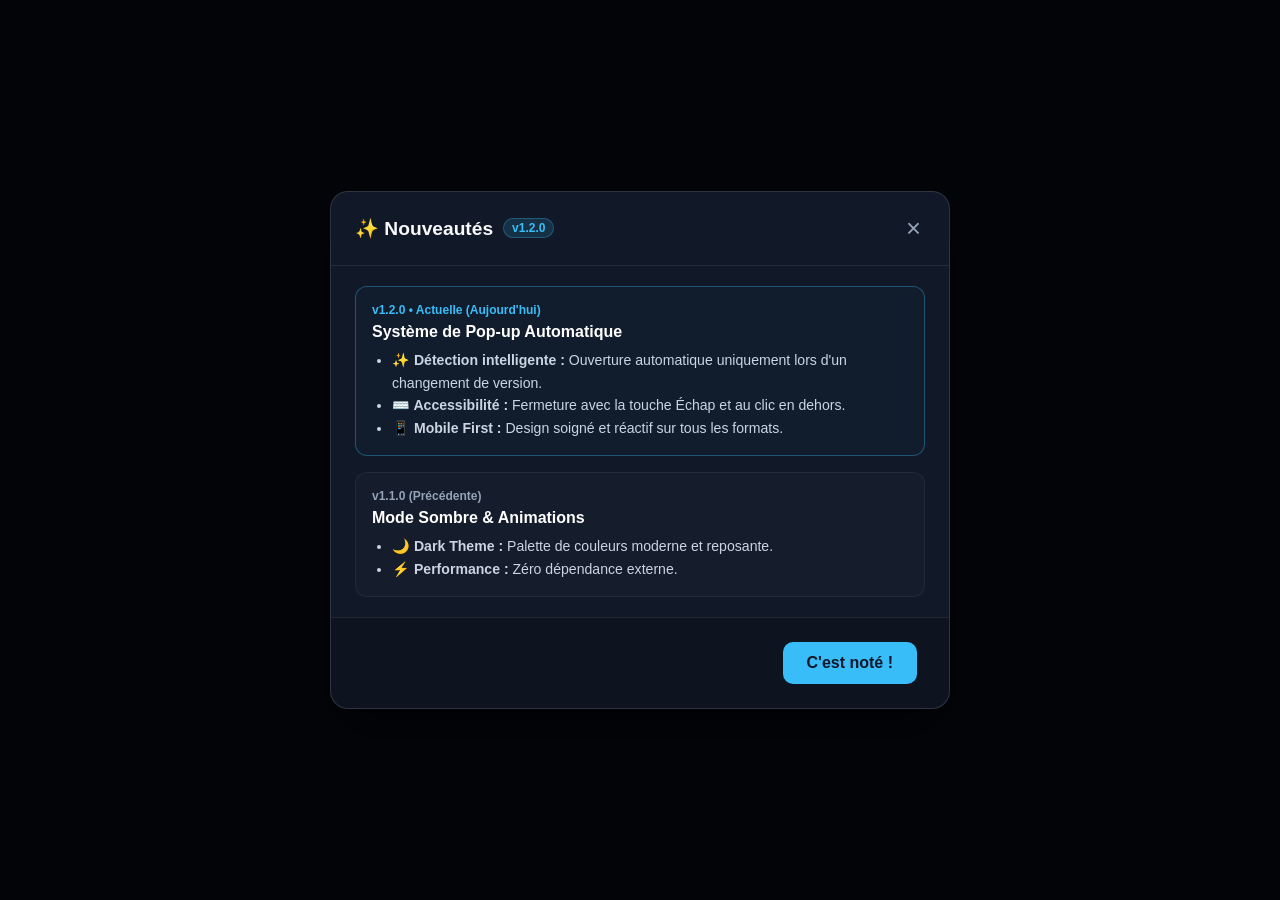
<file: .agents/skills/changelog-popup/templates/vanilla/changelog-popup.html>
<!DOCTYPE html>
<html lang="fr">
<head>
  <meta charset="UTF-8">
  <meta name="viewport" content="width=device-width, initial-scale=1.0">
  <title>Démo Pop-up Nouveautés (What's New Modal)</title>
  <style>
    :root {
      --bg-dark: #0f172a;
      --card-bg: #1e293b;
      --accent: #38bdf8;
      --accent-hover: #0284c7;
      --text: #f8fafc;
      --text-muted: #94a3b8;
      --border: rgba(255, 255, 255, 0.1);
    }

    * { box-sizing: border-box; }
    body {
      margin: 0;
      font-family: -apple-system, BlinkMacSystemFont, "Segoe UI", Roboto, sans-serif;
      background: var(--bg-dark);
      color: var(--text);
      display: flex;
      flex-direction: column;
      align-items: center;
      justify-content: center;
      min-height: 100vh;
      padding: 24px;
    }

    .demo-card {
      background: var(--card-bg);
      border: 1px solid var(--border);
      border-radius: 16px;
      padding: 32px;
      max-width: 500px;
      text-align: center;
      box-shadow: 0 10px 25px -5px rgba(0, 0, 0, 0.5);
    }

    .btn {
      background: var(--accent);
      color: #0f172a;
      font-weight: 600;
      border: none;
      padding: 12px 24px;
      border-radius: 10px;
      cursor: pointer;
      font-size: 1rem;
      transition: all 0.2s;
      margin: 8px;
    }
    .btn:hover { background: var(--accent-hover); color: #fff; }
    .btn-secondary {
      background: rgba(255, 255, 255, 0.08);
      color: var(--text);
    }
    .btn-secondary:hover { background: rgba(255, 255, 255, 0.15); }

    /* --- MODAL CSS --- */
    .modal-overlay {
      display: none;
      position: fixed;
      inset: 0;
      background: rgba(0, 0, 0, 0.8);
      backdrop-filter: blur(8px);
      z-index: 1000;
      align-items: center;
      justify-content: center;
      padding: 16px;
      opacity: 0;
      transition: opacity 0.2s ease;
    }
    .modal-overlay.active {
      display: flex;
      opacity: 1;
    }
    .modal-box {
      background: #111827;
      border: 1px solid rgba(255, 255, 255, 0.12);
      border-radius: 18px;
      width: 100%;
      max-width: 620px;
      max-height: 85vh;
      display: flex;
      flex-direction: column;
      box-shadow: 0 25px 50px -12px rgba(0, 0, 0, 0.7);
      transform: translateY(12px) scale(0.97);
      transition: transform 0.2s ease;
      overflow: hidden;
    }
    .modal-overlay.active .modal-box {
      transform: translateY(0) scale(1);
    }
    .modal-header {
      padding: 20px 24px;
      display: flex;
      align-items: center;
      justify-content: space-between;
      border-bottom: 1px solid rgba(255, 255, 255, 0.08);
    }
    .modal-title {
      margin: 0;
      font-size: 1.2rem;
      font-weight: 700;
      display: flex;
      align-items: center;
      gap: 10px;
    }
    .version-tag {
      background: rgba(56, 189, 248, 0.15);
      color: var(--accent);
      border: 1px solid rgba(56, 189, 248, 0.3);
      padding: 2px 8px;
      border-radius: 999px;
      font-size: 0.75rem;
    }
    .close-btn {
      background: none;
      border: none;
      color: var(--text-muted);
      font-size: 1.6rem;
      cursor: pointer;
      line-height: 1;
      padding: 4px;
    }
    .close-btn:hover { color: #fff; }
    .changelog-timeline {
      padding: 20px 24px;
      overflow-y: auto;
      max-height: 52vh;
      display: flex;
      flex-direction: column;
      gap: 16px;
    }
    .changelog-item {
      padding: 16px;
      background: rgba(255, 255, 255, 0.02);
      border: 1px solid rgba(255, 255, 255, 0.06);
      border-radius: 12px;
    }
    .changelog-item.current-version {
      background: rgba(56, 189, 248, 0.03);
      border: 1px solid rgba(56, 189, 248, 0.35);
    }
    .changelog-badge {
      font-size: 0.75rem;
      font-weight: 600;
      color: var(--text-muted);
      margin-bottom: 6px;
    }
    .changelog-badge.current { color: var(--accent); }
    .changelog-title { margin: 0 0 8px 0; font-size: 1rem; color: #fff; }
    .changelog-list {
      margin: 0;
      padding-left: 20px;
      font-size: 0.88rem;
      color: #cbd5e1;
      line-height: 1.6;
    }
    .modal-footer {
      padding: 16px 24px;
      border-top: 1px solid rgba(255, 255, 255, 0.08);
      display: flex;
      justify-content: flex-end;
      background: rgba(0, 0, 0, 0.2);
    }
  </style>
</head>
<body>

  <div class="demo-card">
    <h2>🎯 Démo Pop-up Nouveautés</h2>
    <p style="color: var(--text-muted); font-size: 0.95rem;">
      Cette page teste l'ouverture automatique au chargement et la persistance via <code>localStorage</code>.
    </p>
    <div style="margin-top: 24px;">
      <button class="btn" id="openChangelogBtn">✨ Voir les nouveautés</button>
      <br>
      <button class="btn btn-secondary" id="resetStorageBtn">🔄 Réinitialiser le test (Reset LocalStorage)</button>
    </div>
  </div>

  <!-- MODAL CHANGELOG -->
  <div id="changelogModal" class="modal-overlay">
    <div class="modal-box">
      <div class="modal-header">
        <h3 class="modal-title">
          <span>✨ Nouveautés</span>
          <span class="version-tag">v1.2.0</span>
        </h3>
        <button class="close-btn" id="closeBtn">&times;</button>
      </div>

      <div class="changelog-timeline">
        <!-- Version 1.2.0 -->
        <div class="changelog-item current-version">
          <div class="changelog-badge current">v1.2.0 • Actuelle (Aujourd'hui)</div>
          <h4 class="changelog-title">Système de Pop-up Automatique</h4>
          <ul class="changelog-list">
            <li><strong>✨ Détection intelligente :</strong> Ouverture automatique uniquement lors d'un changement de version.</li>
            <li><strong>⌨️ Accessibilité :</strong> Fermeture avec la touche Échap et au clic en dehors.</li>
            <li><strong>📱 Mobile First :</strong> Design soigné et réactif sur tous les formats.</li>
          </ul>
        </div>

        <!-- Version 1.1.0 -->
        <div class="changelog-item">
          <div class="changelog-badge">v1.1.0 (Précédente)</div>
          <h4 class="changelog-title">Mode Sombre & Animations</h4>
          <ul class="changelog-list">
            <li><strong>🌙 Dark Theme :</strong> Palette de couleurs moderne et reposante.</li>
            <li><strong>⚡ Performance :</strong> Zéro dépendance externe.</li>
          </ul>
        </div>
      </div>

      <div class="modal-footer">
        <button class="btn" id="confirmBtn">C'est noté !</button>
      </div>
    </div>
  </div>

  <script>
    const CURRENT_VERSION = "1.2.0";
    const STORAGE_KEY = "demo_last_seen_version";

    function openModal() {
      const modal = document.getElementById("changelogModal");
      modal.classList.add("active");
    }

    function closeModal() {
      const modal = document.getElementById("changelogModal");
      modal.classList.remove("active");
      localStorage.setItem(STORAGE_KEY, CURRENT_VERSION);
    }

    // Détection automatique
    window.addEventListener("DOMContentLoaded", () => {
      const lastSeen = localStorage.getItem(STORAGE_KEY);
      if (!lastSeen || lastSeen !== CURRENT_VERSION) {
        setTimeout(openModal, 500);
      }

      // Écouteurs
      document.getElementById("openChangelogBtn").addEventListener("click", openModal);
      document.getElementById("closeBtn").addEventListener("click", closeModal);
      document.getElementById("confirmBtn").addEventListener("click", closeModal);

      document.getElementById("changelogModal").addEventListener("click", (e) => {
        if (e.target.id === "changelogModal") closeModal();
      });

      document.addEventListener("keydown", (e) => {
        if (e.key === "Escape") closeModal();
      });

      document.getElementById("resetStorageBtn").addEventListener("click", () => {
        localStorage.removeItem(STORAGE_KEY);
        alert("LocalStorage réinitialisé ! Rechargez la page pour tester l'ouverture automatique.");
      });
    });
  </script>
</body>
</html>
</file>
